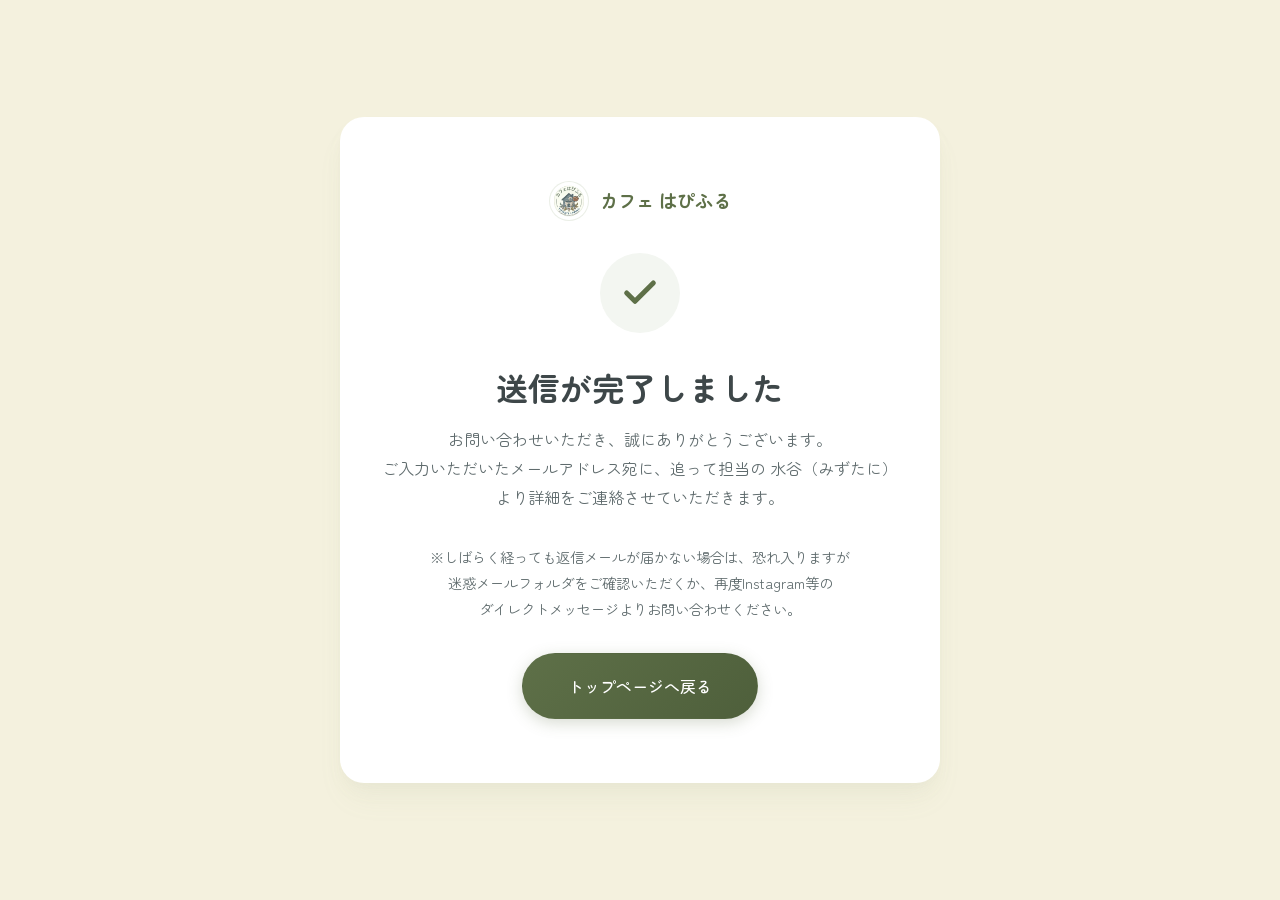
<file: thanks.html>
<!DOCTYPE html>
<html lang="ja">
<head>
  <meta charset="UTF-8">
  <meta name="viewport" content="width=device-width, initial-scale=1.0">
  <meta name="description" content="カフェ はぴふるへのお問い合わせ送信が完了しました。">
  <!-- 送信完了ページは検索結果に出す必要がないためインデックスさせない -->
  <meta name="robots" content="noindex, nofollow">

  <title>送信完了 | カフェ はぴふる (Cafe Happyfull)</title>

  <!-- Favicon -->
  <link rel="icon" type="image/png" sizes="32x32" href="assets/images/favicon-32.png">
  <link rel="apple-touch-icon" href="assets/images/apple-touch-icon.png">

  <link rel="stylesheet" href="assets/css/style.css">
</head>
<body class="thanks-page">
  <div class="thanks-card">
    <a href="/" class="thanks-card__brand">
      <img src="assets/images/logo.webp" alt="カフェ はぴふる Logo" class="thanks-card__brand-img">
      カフェ はぴふる
    </a>
    <div class="thanks-card__icon">
      <svg viewBox="0 0 24 24" width="40" height="40" stroke="currentColor" stroke-width="3" fill="none" stroke-linecap="round" stroke-linejoin="round" style="color: var(--primary-deep); vertical-align: middle;"><polyline points="20 6 9 17 4 12"></polyline></svg>
    </div>
    <h1 class="thanks-card__title">送信が完了しました</h1>
    <p class="thanks-card__text">
      お問い合わせいただき、誠にありがとうございます。<br>
      ご入力いただいたメールアドレス宛に、追って担当の 水谷（みずたに） より詳細をご連絡させていただきます。
    </p>
    <p class="thanks-card__text" style="font-size: 0.9rem; margin-bottom: 2rem;">
      ※しばらく経っても返信メールが届かない場合は、恐れ入りますが迷惑メールフォルダをご確認いただくか、再度Instagram等のダイレクトメッセージよりお問い合わせください。
    </p>
    <a href="/" class="btn">トップページへ戻る</a>
  </div>

</body>
</html>
</file>
<file: assets/css/style.css>
@import url('https://fonts.googleapis.com/css2?family=Noto+Sans+JP:wght@400;500;700&family=Outfit:wght@400;600;700&family=Kiwi+Maru:wght@400;500&family=Zen+Maru+Gothic:wght@400;500;700&display=swap');

/* ==========================================================================
   CSS Variables & Theme
   ========================================================================== */
:root {
  /* Brand Colors (Nordic-inspired gentle palette) */
  --primary-color: #9caf88;
  /* Gentle sage green（面・罫・アイコンなど装飾用） */
  --primary-deep: #5e7048;
  /* 濃いセージ。文字・ボタン等コントラストが要る箇所はこちらを使う（白地/ベージュ地で4.5:1以上） */
  --primary-on-dark: #b9c9a7;
  /* 濃色背景（フッター）に載せるセージ */
  --primary-light: #f3f6f1;
  /* Very soft primary tint */
  --secondary-color: #ffca4b;
  /* Soft warm amber / Yellow（面用。上に載せる文字は --text-dark） */
  --secondary-deep: #8a6100;
  /* 濃いアンバー。淡い背景に文字として置く場合はこちら */
  --secondary-light: #fff9eb;
  /* Light accent tint */
  --bg-color: #f4f1de;
  /* Cozy warm sand / Beige */
  --card-bg: #ffffff;
  /* Pure white for cards */
  --text-dark: #3e4749;
  /* Deep slate (softer than black) */
  --text-muted: #5f6b6d;
  /* Muted grey（白地・ベージュ地の双方で4.5:1以上） */
  --border-color: #e1e7e8;
  /* Subtle warm borders */

  /* Fonts */
  --font-base: 'Zen Maru Gothic', sans-serif;
  --font-accent: 'Outfit', sans-serif;

  /* Spacing */
  --spacing-xs: 0.5rem;
  --spacing-sm: 1rem;
  --spacing-md: 2rem;
  --spacing-lg: 4rem;
  --spacing-xl: 8rem;

  /* Others */
  --border-radius-sm: 8px;
  --border-radius-md: 16px;
  --border-radius-lg: 24px;
  --transition-smooth: all 0.6s cubic-bezier(0.16, 1, 0.3, 1);

  /* Multilayer premium shadows */
  --box-shadow-soft: 0 4px 6px -1px rgba(156, 175, 136, 0.02),
    0 10px 20px -3px rgba(156, 175, 136, 0.05),
    0 20px 30px -5px rgba(156, 175, 136, 0.07);
  --box-shadow-hover: 0 10px 20px -3px rgba(156, 175, 136, 0.04),
    0 25px 40px -5px rgba(156, 175, 136, 0.12),
    0 40px 60px -10px rgba(156, 175, 136, 0.18);
}

/* ==========================================================================
   Reset & Base Styles
   ========================================================================== */
*,
*::before,
*::after {
  box-sizing: border-box;
  margin: 0;
  padding: 0;
}

html {
  scroll-behavior: smooth;
  font-size: 16px;
  overflow-x: hidden;
  width: 100%;
}

body {
  font-family: var(--font-base);
  background-color: var(--bg-color);
  color: var(--text-dark);
  line-height: 1.8;
  overflow-x: hidden;
  width: 100%;
  -webkit-font-smoothing: antialiased;
  line-break: strict;
  word-break: auto-phrase;
  /* モダンブラウザで文脈を解釈し、自然な文節で改行する魔法のCSS */
}

/* 単語の途中で改行させないためのユーティリティ */
.nobr {
  display: inline-block;
}

.sp-only {
  display: none;
}

img {
  max-width: 100%;
  height: auto;
  display: block;
}

a {
  color: inherit;
  text-decoration: none;
  transition: var(--transition-smooth);
}

button,
input,
textarea,
select {
  font-family: inherit;
  font-size: inherit;
  color: inherit;
  border: none;
  background: none;
}

ul {
  list-style: none;
}

/* ==========================================================================
   Typography & Common Layout
   ========================================================================== */
h1,
h2,
h3,
h4 {
  font-weight: 700;
  line-height: 1.4;
}

h2 {
  font-size: 2.2rem;
  text-align: center;
  position: relative;
  margin-bottom: var(--spacing-lg);
  color: var(--text-dark);
  letter-spacing: 0.1em;
  font-family: 'Kiwi Maru', serif;
}

h2::after {
  content: '';
  display: block;
  width: 40px;
  height: 3px;
  background-color: var(--primary-color);
  border-radius: 50px;
  margin: 1rem auto 0;
  opacity: 0.85;
}

/* CMSにデータが無いときの空状態。全体メニュー画像の未取得時（破線枠）と
   見た目をそろえ、「準備中」であることが伝わるようにする */
.empty-state {
  grid-column: 1 / -1;
  margin: 0;
  padding: var(--spacing-md) var(--spacing-sm);
  text-align: center;
  color: var(--text-muted);
  font-size: 0.95rem;
  line-height: 1.9;
  background-color: rgba(156, 175, 136, 0.05);
  border: 1px dashed rgba(156, 175, 136, 0.35);
  border-radius: var(--border-radius-md);
}

.section-subtitle {
  text-align: center;
  font-size: 1rem;
  color: var(--primary-deep);
  font-weight: 500;
  margin-bottom: 0.3rem;
  letter-spacing: 0.1em;
  text-transform: uppercase;
  font-family: var(--font-accent);
}

p {
  margin-bottom: 1.5rem;
}

.container {
  max-width: 1200px;
  margin: 0 auto;
  padding: 0 var(--spacing-md);
}

.btn {
  display: inline-block;
  padding: 1.1rem 2.8rem;
  background: linear-gradient(135deg, var(--primary-deep) 0%, #4e5f3b 100%);
  color: #fff;
  border-radius: 50px;
  font-weight: 500;
  text-align: center;
  box-shadow: 0 4px 15px rgba(94, 112, 72, 0.25);
  transition: var(--transition-smooth);
  cursor: pointer;
  border: 1px solid transparent;
}

.btn:hover {
  background: #fff;
  color: var(--primary-deep);
  border-color: var(--primary-deep);
  transform: translateY(-3px);
  box-shadow: 0 8px 25px rgba(94, 112, 72, 0.15);
}

/* アンバーは面として明るいままにし、載せる文字を濃色にしてコントラストを確保する */
.btn-secondary {
  background: linear-gradient(135deg, var(--secondary-color) 0%, #e6b135 100%);
  color: var(--text-dark);
  font-weight: 700;
  box-shadow: 0 4px 15px rgba(255, 202, 75, 0.25);
}

.btn-secondary:hover {
  background: #fff;
  color: var(--secondary-deep);
  border-color: var(--secondary-deep);
}

/* ==========================================================================
   Header
   ========================================================================== */
.header {
  position: fixed;
  top: 0;
  left: 0;
  width: 100%;
  z-index: 1000;
  background-color: rgba(244, 241, 222, 0.85);
  backdrop-filter: blur(10px);
  -webkit-backdrop-filter: blur(10px);
  border-bottom: 1px solid rgba(156, 175, 136, 0.1);
  transition: var(--transition-smooth);
}

.header__container {
  display: flex;
  justify-content: space-between;
  align-items: center;
  height: 80px;
}

.header__logo {
  display: flex;
  align-items: center;
  gap: 0.8rem;
  font-size: 1.4rem;
  font-weight: 700;
  color: var(--primary-deep);
  font-family: var(--font-base);
  white-space: nowrap;
  flex-shrink: 0;
}

.header__logo-img {
  height: 48px;
  width: 48px;
  object-fit: contain;
  border-radius: 50%;
  border: 1px solid rgba(156, 175, 136, 0.2);
  background-color: #fff;
}

.nav__list {
  display: flex;
  align-items: center;
  flex-wrap: nowrap;
  /* 画面幅に応じて間隔を可変にし、中間幅での折り返しと窮屈さを防ぐ */
  gap: clamp(0.9rem, 1.6vw, 2rem);
}

.nav__link {
  font-weight: 500;
  font-size: 0.95rem;
  position: relative;
  padding: 0.5rem 0;
  white-space: nowrap;
}

.nav__link::after {
  content: '';
  position: absolute;
  bottom: 0;
  left: 0;
  width: 0;
  height: 2px;
  background-color: var(--primary-deep);
  transition: var(--transition-smooth);
}

.nav__link:hover {
  color: var(--primary-deep);
}

.nav__link:hover::after {
  width: 100%;
}

.nav__toggle {
  display: none;
  align-items: center;
  justify-content: center;
  width: 44px;
  height: 44px;
  cursor: pointer;
  color: var(--primary-deep);
  border-radius: var(--border-radius-sm);
}

.nav__toggle svg {
  width: 26px;
  height: 26px;
}

.nav__toggle:focus-visible {
  outline: 2px solid var(--primary-deep);
  outline-offset: 2px;
}

.hero {
  position: relative;
  min-height: 80vh;
  display: flex;
  align-items: center;
  /* ヘッダーの高さ(80px)分の上部余白を確保し、コンテンツの潜り込みを防ぐ */
  padding: 120px 0 80px;
  /* 文字が乗る左寄りだけを楕円状にふわりと持ち上げ、外側へ向けて完全な透明まで落とす。
     輪郭を持たないため写真と地続きに見え、パネルのように浮かない。
     0.9以上の帯がテキスト右端(画面幅の約58%)を確実に覆うよう停止位置を調整している */
  background-image:
    radial-gradient(78% 85% at 26% 50%,
      rgba(249, 246, 235, 0.95) 0%,
      rgba(249, 246, 235, 0.91) 45%,
      rgba(249, 246, 235, 0.5) 70%,
      rgba(249, 246, 235, 0.12) 88%,
      rgba(249, 246, 235, 0) 100%),
    linear-gradient(rgba(244, 241, 222, 0.18), rgba(244, 241, 222, 0.06)),
    url('../images/hero-photo.webp');
  background-size: cover;
  background-position: center;
  background-attachment: scroll;
}

/* flexアイテムは内容幅に縮むため、明示しないと左揃えが崩れる */
.hero__container {
  width: 100%;
}

.hero__content {
  max-width: 700px;
  animation: fadeInUp 1s cubic-bezier(0.16, 1, 0.3, 1) both;
}

.hero__sub-badge {
  display: inline-flex;
  align-items: center;
  gap: 0.5rem;
  background-color: var(--primary-light);
  color: var(--primary-deep);
  border: 1px solid rgba(156, 175, 136, 0.4);
  padding: 0.4rem 1rem;
  border-radius: var(--border-radius-sm);
  font-weight: 700;
  font-size: 0.85rem;
  margin-bottom: var(--spacing-sm);
  letter-spacing: 0.05em;
}

.hero__sub-badge::before {
  content: '';
  display: inline-block;
  width: 6px;
  height: 6px;
  background-color: var(--primary-deep);
  border-radius: 50%;
}

.hero__title {
  margin-bottom: var(--spacing-sm);
  line-height: 1.35;
}

.hero__title-sub {
  display: block;
  font-size: 1.6rem;
  font-weight: 500;
  color: var(--text-muted);
  letter-spacing: 0.15em;
  margin-bottom: 0.5rem;
  font-family: 'Kiwi Maru', serif;
}

.hero__title-main {
  display: block;
  font-size: 4rem;
  font-weight: 700;
  color: var(--text-dark);
  letter-spacing: 0.05em;
  font-family: 'Kiwi Maru', serif;
}

.hero__description {
  font-size: 1.15rem;
  color: var(--text-dark);
  line-height: 1.9;
  margin-bottom: var(--spacing-md);
  font-family: 'Zen Maru Gothic', sans-serif;
  font-weight: 500;
}

.hero__buttons {
  display: flex;
  gap: 1rem;
  flex-wrap: wrap;
  margin-top: 2rem;
}

@keyframes fadeInUp {
  from {
    opacity: 0;
    transform: translateY(25px);
  }

  to {
    opacity: 1;
    transform: translateY(0);
  }
}

/* ==========================================================================
   Concept (About)
   ========================================================================== */
.concept {
  padding: var(--spacing-xl) 0;
  background-color: var(--bg-color);
}

.concept__grid {
  display: grid;
  grid-template-columns: 1.1fr 0.9fr;
  gap: var(--spacing-lg);
  align-items: center;
}

/* こだわりセクションと比率をそろえ、写真の扱いをページ全体で統一する */
.concept__image {
  position: relative;
  aspect-ratio: 1 / 1;
  border-radius: var(--border-radius-lg);
  overflow: hidden;
  box-shadow: var(--box-shadow-soft);
}

.concept__image img {
  width: 100%;
  height: 100%;
  object-fit: cover;
  /* 入口の看板とカウンターを残すため、上寄りで切り出す */
  object-position: center 38%;
  transition: var(--transition-smooth);
}

.concept__image:hover img {
  transform: scale(1.03);
}

.concept__tag {
  position: absolute;
  top: 20px;
  left: 20px;
  background-color: var(--primary-color);
  color: #fff;
  padding: 0.4rem 1rem;
  border-radius: 4px;
  font-weight: 600;
  font-size: 0.85rem;
  z-index: 10;
}

.concept__title {
  font-size: 2.2rem;
  margin-bottom: var(--spacing-sm);
  color: var(--text-dark);
  font-family: 'Kiwi Maru', serif;
  letter-spacing: 0.05em;
}

.concept__text {
  font-size: 1.05rem;
  color: var(--text-muted);
  margin-bottom: var(--spacing-md);
  line-height: 1.9;
}

/* 写真は10枚。auto-fill だと幅によって6列＋4列のような欠けた行が出るため、
   10を割り切れる列数(5列 / 2列)だけを使って必ず行が埋まるようにする */
.concept__gallery {
  display: grid;
  grid-template-columns: repeat(5, 1fr);
  gap: var(--spacing-sm);
  margin-top: var(--spacing-lg);
}

.concept__gallery-hint {
  margin: var(--spacing-lg) 0 var(--spacing-xs);
  text-align: center;
  font-size: 0.85rem;
  color: var(--text-muted);
}

/* 見出しとの間隔はヒント側で確保しているので、直後のギャラリーは詰める */
.concept__gallery-hint + .concept__gallery {
  margin-top: 0;
}

/* タッチ環境では「タップ」に言い換える */
.concept__gallery-hint-touch {
  display: none;
}

@media (hover: none) {
  .concept__gallery-hint-pointer {
    display: none;
  }

  .concept__gallery-hint-touch {
    display: inline;
  }
}

/* figure 要素なのでブラウザ既定のマージンを打ち消す */
.concept__gallery-item {
  margin: 0;
}

/* クリックで拡大表示するのでボタン。ブラウザ既定の見た目を打ち消す */
.concept__gallery-thumb {
  display: block;
  width: 100%;
  padding: 0;
  border: none;
  background: none;
  cursor: zoom-in;
  aspect-ratio: 1 / 1;
  border-radius: var(--border-radius-md);
  overflow: hidden;
  box-shadow: var(--box-shadow-soft);
}

.concept__gallery-thumb:focus-visible {
  outline: 2px solid var(--primary-deep);
  outline-offset: 3px;
}

.concept__gallery-item img {
  width: 100%;
  height: 100%;
  object-fit: cover;
  transition: var(--transition-smooth);
}

.concept__gallery-item:hover img {
  transform: scale(1.05);
}

.concept__gallery-caption {
  margin-top: var(--spacing-xs);
  font-size: 0.85rem;
  line-height: 1.5;
  color: var(--text-muted);
  text-align: center;
}

/* ==========================================================================
   News Section (お知らせ)
   ========================================================================== */
.news {
  padding: var(--spacing-xl) 0;
  background-color: #fff;
}

.news__wrapper {
  max-width: 800px;
  margin: 0 auto;
}

.news__item.is-hidden {
  display: none;
}

.news__item.is-visible {
  display: block;
  animation: newsFadeIn 0.4s cubic-bezier(0.16, 1, 0.3, 1) both;
}

@keyframes newsFadeIn {
  from {
    opacity: 0;
    transform: translateY(15px);
  }

  to {
    opacity: 1;
    transform: translateY(0);
  }
}

.news__btn-container {
  text-align: center;
  margin-top: var(--spacing-lg);
}

.news__toggle-btn {
  min-width: 220px;
  letter-spacing: 0.05em;
}

.news__item {
  background-color: var(--card-bg);
  border: 1px solid rgba(156, 175, 136, 0.12);
  border-left: 4px solid var(--primary-color);
  padding: 1.5rem 2rem;
  border-radius: var(--border-radius-md);
  margin-bottom: var(--spacing-md);
  transition: var(--transition-smooth);
  box-shadow: 0 4px 15px rgba(156, 175, 136, 0.02);
  word-break: break-all;
  overflow-wrap: break-word;
}

.news__item:hover {
  background-color: #fff;
  border-color: rgba(156, 175, 136, 0.35);
  transform: translateY(-3px);
  box-shadow: var(--box-shadow-hover);
}

.news__item-date {
  display: inline-block;
  font-family: var(--font-accent);
  color: var(--primary-deep);
  font-weight: 700;
  font-size: 0.9rem;
  margin-bottom: 0.4rem;
}

.news__item-title {
  font-size: 1.25rem;
  margin-bottom: 0.6rem;
  color: var(--text-dark);
  font-family: 'Kiwi Maru', serif;
}

.news__item-content {
  white-space: pre-wrap;
  word-break: break-all;
  overflow-wrap: break-word;
  font-size: 0.95rem;
  color: var(--text-muted);
  line-height: 1.7;
}

/* ==========================================================================
   Our Standards (こだわり)
   ========================================================================== */
.standards {
  padding: var(--spacing-xl) 0;
  background-color: #fff;
}

.standards__grid {
  display: flex;
  flex-direction: column;
  gap: var(--spacing-xl);
}

.standard-item {
  display: grid;
  grid-template-columns: 1fr 1.2fr;
  gap: var(--spacing-lg);
  align-items: center;
}

.standard-item:nth-child(even) {
  grid-template-columns: 1.2fr 1fr;
}

.standard-item:nth-child(even) .standard-item__image {
  order: 2;
}

/* 素材の比率が縦(3:4)と正方形で混在しているため、正方形に統一する。
   max-height での切り落としは下端が問答無用で切れるため object-fit で制御する */
.standard-item__image {
  position: relative;
  aspect-ratio: 1 / 1;
  border-radius: var(--border-radius-lg);
  overflow: hidden;
  box-shadow: var(--box-shadow-soft);
}

.standard-item__image img {
  width: 100%;
  height: 100%;
  object-fit: cover;
  /* 実写とストック調で発色差が大きいため、彩度をわずかに揃える */
  filter: saturate(0.9);
  transition: var(--transition-smooth);
}

/* こだわり01は縦写真。中央基準だとソーサーが切れるため被写体側へ寄せる */
.standards__grid > .standard-item:first-child .standard-item__image img {
  object-position: center 75%;
}

/* ベージュの薄いヴェールを共通で重ね、写真同士のトーンを一段そろえる */
.standard-item__image::after {
  content: '';
  position: absolute;
  inset: 0;
  background-color: rgba(244, 241, 222, 0.12);
  pointer-events: none;
}

.standard-item:hover .standard-item__image img {
  transform: scale(1.05);
}

.standard-item__badge {
  display: inline-block;
  font-family: var(--font-accent);
  color: var(--primary-deep);
  font-weight: 700;
  font-size: 1.1rem;
  margin-bottom: 0.5rem;
}

.standard-item__title {
  font-size: 1.8rem;
  margin-bottom: var(--spacing-sm);
  font-family: 'Kiwi Maru', serif;
  letter-spacing: 0.05em;
  color: var(--text-dark);
}

.standard-item__description {
  color: var(--text-muted);
  line-height: 1.9;
}

.standard-item__subtext {
  font-size: 0.9rem;
  color: var(--text-muted);
  border-top: 1px dashed var(--border-color);
  padding-top: var(--spacing-sm);
  margin-top: var(--spacing-sm);
}

/* ==========================================================================
   Supporters (サポーター募集)
   ========================================================================== */
.supporters {
  padding: var(--spacing-xl) 0;
  background-color: var(--bg-color);
}

.supporters__intro {
  max-width: 700px;
  margin: 0 auto var(--spacing-lg) auto;
  text-align: center;
  font-size: 1.1rem;
  color: var(--text-muted);
}

.supporters__grid {
  display: grid;
  grid-template-columns: repeat(2, 1fr);
  gap: var(--spacing-md);
  margin-bottom: var(--spacing-lg);
  max-width: 960px;
  margin-left: auto;
  margin-right: auto;
}

.supporter-card {
  background-color: var(--card-bg);
  border-radius: var(--border-radius-md);
  padding: var(--spacing-md);
  box-shadow: 0 10px 30px rgba(156, 175, 136, 0.03);
  border: 1px solid rgba(156, 175, 136, 0.12);
  transition: var(--transition-smooth);
  display: flex;
  flex-direction: column;
  align-items: center;
  text-align: center;
}

.supporter-card:hover {
  transform: translateY(-5px);
  box-shadow: 0 20px 45px rgba(156, 175, 136, 0.09);
  border-color: rgba(156, 175, 136, 0.4);
}

.supporter-card__icon {
  width: 56px;
  height: 56px;
  background-color: var(--primary-light);
  border-radius: var(--border-radius-sm);
  display: flex;
  align-items: center;
  justify-content: center;
  color: var(--primary-deep);
  margin: 0 auto var(--spacing-sm) auto;
  padding: 14px;
  border: 1px solid rgba(156, 175, 136, 0.15);
  transition: var(--transition-smooth);
}

.supporter-card:hover .supporter-card__icon {
  background-color: var(--primary-deep);
  color: #fff;
  transform: rotate(-6deg) scale(1.08);
  border-color: var(--primary-deep);
  box-shadow: 0 8px 20px rgba(156, 175, 136, 0.2);
}

.supporter-icon {
  width: 100%;
  height: 100%;
  transition: var(--transition-smooth);
}

.supporter-card__title {
  font-size: 1.3rem;
  margin-bottom: 0.5rem;
  color: var(--text-dark);
  font-family: 'Kiwi Maru', serif;
  min-height: 3.6rem;
  display: flex;
  flex-direction: column;
  align-items: center;
  justify-content: center;
  line-height: 1.4;
}

.supporter-card__badge {
  display: inline-block;
  background-color: var(--secondary-light);
  color: var(--secondary-deep);
  font-size: 0.8rem;
  font-weight: 600;
  padding: 0.15rem 0.6rem;
  border-radius: 4px;
  margin-bottom: var(--spacing-sm);
  align-self: center;
}

.supporter-card__desc {
  font-size: 0.95rem;
  color: var(--text-muted);
  flex-grow: 1;
  margin-bottom: var(--spacing-sm);
  line-height: 1.8;
  display: flex;
  align-items: center;
  justify-content: flex-start;
  text-align: left;
  min-height: 120px;
  width: 100%;
}

.supporter-card__note {
  font-size: 0.8rem;
  color: var(--text-muted);
  background-color: #fafcfc;
  padding: 0.6rem;
  border-radius: 4px;
  border-left: 3px solid var(--primary-color);
  border-top: 1px solid rgba(156, 175, 136, 0.08);
  border-right: 1px solid rgba(156, 175, 136, 0.08);
  border-bottom: 1px solid rgba(156, 175, 136, 0.08);
  width: 100%;
  text-align: left;
  min-height: 52px;
  display: flex;
  align-items: center;
}

.supporters__footer {
  text-align: center;
  background-color: #fff;
  border-radius: var(--border-radius-lg);
  padding: var(--spacing-lg) var(--spacing-md);
  box-shadow: var(--box-shadow-soft);
  max-width: 900px;
  margin: 0 auto;
}

.supporters__footer-text {
  font-size: 1.25rem;
  font-weight: 700;
  margin-bottom: var(--spacing-sm);
  color: var(--text-dark);
}

/* ==========================================================================
   Kitchen Rental (菓子製造レンタル / 独立サービス)
   ========================================================================== */
.kitchen-rental {
  padding: var(--spacing-xl) 0;
  background-color: var(--primary-light);
  border-top: 1px solid rgba(156, 175, 136, 0.25);
  border-bottom: 1px solid rgba(156, 175, 136, 0.25);
}

.kitchen-rental__label {
  display: table;
  margin: 0 auto var(--spacing-sm) auto;
  background-color: var(--primary-deep);
  color: #fff;
  font-size: 0.85rem;
  font-weight: 600;
  letter-spacing: 0.08em;
  padding: 0.25rem 1rem;
  border-radius: 999px;
}

.kitchen-rental__intro {
  max-width: 700px;
  margin: 0 auto var(--spacing-lg) auto;
  text-align: center;
  font-size: 1.1rem;
  color: var(--text-muted);
}

.kitchen-rental__inner {
  display: flex;
  /* 中央揃えだと本文が長いぶんアイコンだけ下に沈み、左上に大きな余白ができる */
  align-items: flex-start;
  gap: var(--spacing-lg);
  max-width: 900px;
  margin: 0 auto;
  background-color: #fff;
  border-radius: var(--border-radius-lg);
  padding: var(--spacing-lg);
  box-shadow: var(--box-shadow-soft);
  border: 1px solid rgba(156, 175, 136, 0.12);
}

.kitchen-rental__icon {
  flex-shrink: 0;
  width: 96px;
  height: 96px;
  background-color: var(--primary-light);
  border-radius: var(--border-radius-md);
  display: flex;
  align-items: center;
  justify-content: center;
  color: var(--primary-deep);
  padding: 22px;
  border: 1px solid rgba(156, 175, 136, 0.15);
}

.kitchen-rental__icon svg {
  width: 100%;
  height: 100%;
}

.kitchen-rental__body {
  flex: 1;
}

.kitchen-rental__desc {
  font-size: 0.95rem;
  color: var(--text-muted);
  line-height: 1.8;
  margin-bottom: var(--spacing-sm);
}

.kitchen-rental__note {
  display: block;
  font-size: 0.8rem;
  color: var(--text-muted);
  background-color: #fafcfc;
  padding: 0.6rem;
  border-radius: 4px;
  border-left: 3px solid var(--primary-color);
  border-top: 1px solid rgba(156, 175, 136, 0.08);
  border-right: 1px solid rgba(156, 175, 136, 0.08);
  border-bottom: 1px solid rgba(156, 175, 136, 0.08);
  margin-bottom: var(--spacing-md);
}

/* ==========================================================================
   Supporter Profiles (サポーター紹介 / microCMS動的連携)
   ========================================================================== */
.supporter-profiles {
  padding: var(--spacing-xl) 0;
  background-color: var(--bg-color);
}

.supporter-profiles__intro {
  max-width: 700px;
  margin: 0 auto var(--spacing-lg) auto;
  text-align: center;
  font-size: 1.1rem;
  color: var(--text-muted);
}

.supporter-profiles__grid {
  display: grid;
  grid-template-columns: repeat(auto-fill, minmax(280px, 1fr));
  gap: var(--spacing-md);
}

.supporter-profile-card {
  background-color: var(--card-bg);
  border-radius: var(--border-radius-md);
  overflow: hidden;
  box-shadow: 0 10px 30px rgba(156, 175, 136, 0.03);
  border: 1px solid rgba(156, 175, 136, 0.12);
  transition: var(--transition-smooth);
  display: flex;
  flex-direction: column;
}

.supporter-profile-card:hover {
  transform: translateY(-4px);
  box-shadow: 0 15px 35px rgba(156, 175, 136, 0.08);
  border-color: rgba(156, 175, 136, 0.4);
}

.supporter-profile-card__img {
  height: 200px;
  overflow: hidden;
  background-color: var(--primary-light);
  display: flex;
  align-items: center;
  justify-content: center;
}

.supporter-profile-card__img img {
  width: 100%;
  height: 100%;
  object-fit: cover;
}

.supporter-profile-card__content {
  padding: var(--spacing-sm) var(--spacing-md);
  display: flex;
  flex-direction: column;
  flex-grow: 1;
}

.supporter-profile-card__badge {
  display: inline-block;
  align-self: flex-start;
  background-color: var(--secondary-light);
  color: var(--secondary-deep);
  font-size: 0.8rem;
  font-weight: 600;
  padding: 0.15rem 0.6rem;
  border-radius: 4px;
  margin-bottom: 0.6rem;
}

.supporter-profile-card__name {
  font-size: 1.2rem;
  font-weight: 700;
  font-family: 'Kiwi Maru', serif;
  color: var(--text-dark);
  line-height: 1.4;
  margin-bottom: 0.6rem;
}

.supporter-profile-card__desc {
  font-size: 0.9rem;
  color: var(--text-muted);
  line-height: 1.8;
  margin-bottom: 0;
  white-space: pre-wrap;
}

.supporter-profile-card__sns {
  display: flex;
  gap: 0.6rem;
  margin-top: var(--spacing-sm);
  padding-top: var(--spacing-sm);
  border-top: 1px solid var(--border-color);
}

.supporter-profile-card__sns-link {
  width: 36px;
  height: 36px;
  flex-shrink: 0;
  display: flex;
  align-items: center;
  justify-content: center;
  padding: 8px;
  background-color: var(--primary-light);
  color: var(--primary-deep);
  border-radius: 50%;
  border: 1px solid rgba(156, 175, 136, 0.15);
  transition: var(--transition-smooth);
}

.supporter-profile-card__sns-link svg {
  width: 100%;
  height: 100%;
}

.supporter-profile-card__sns-link:hover {
  background-color: var(--primary-deep);
  color: #fff;
  border-color: var(--primary-deep);
  transform: translateY(-2px);
}

/* ==========================================================================
   Menu (microCMS動的連携)
   ========================================================================== */
.menu-section {
  padding: var(--spacing-xl) 0;
  background-color: #fff;
}

.menu__intro {
  text-align: center;
  max-width: 600px;
  margin: 0 auto var(--spacing-lg);
  color: var(--text-muted);
}

.menu__cms-board {
  background-color: var(--bg-color);
  border-radius: var(--border-radius-lg);
  padding: var(--spacing-md);
  box-shadow: var(--box-shadow-soft);
}

.menu__overall-image {
  margin: 0 auto var(--spacing-lg);
  max-width: 800px;
  border-radius: var(--border-radius-md);
  overflow: hidden;
  box-shadow: var(--box-shadow-soft);
  border: 1px solid var(--border-color);
}

.menu__overall-image img {
  width: 100%;
}

.menu__overall-image img[hidden] {
  display: none;
}

/* メニュー表は画像内に文字が入っており、SPでは原寸の約14%まで縮むため拡大手段を用意する */
.menu__overall-trigger {
  display: block;
  position: relative;
  width: 100%;
  padding: 0;
  border: 0;
  background: none;
  cursor: zoom-in;
}

.menu__overall-trigger[hidden] {
  display: none;
}

/* 画像に重ねると入稿内容によっては本文（税込表記など）を隠してしまうため、
   画像の下に帯として置く */
.menu__overall-zoom {
  display: block;
  width: 100%;
  padding: 0.6rem 1rem;
  background-color: var(--primary-light);
  color: var(--primary-deep);
  font-size: 0.85rem;
  font-weight: 700;
  letter-spacing: 0.05em;
  text-align: center;
  border-top: 1px solid rgba(156, 175, 136, 0.25);
  transition: var(--transition-smooth);
}

.menu__overall-trigger:hover .menu__overall-zoom {
  background-color: var(--primary-deep);
  color: #fff;
}

.menu__overall-trigger:focus-visible {
  outline: 3px solid var(--primary-deep);
  outline-offset: 3px;
}

/* 全体メニュー画像が未取得のときは、枠を控えめにしてテキストのみを見せる */
.menu__overall-image.is-empty {
  border-style: dashed;
  box-shadow: none;
}

.menu__overall-message {
  margin: 0;
  padding: var(--spacing-md) var(--spacing-sm);
  text-align: center;
  color: var(--text-muted);
  font-size: 0.95rem;
  line-height: 1.9;
}

.menu__overall-message[hidden] {
  display: none;
}

.menu__list {
  display: grid;
  grid-template-columns: repeat(auto-fill, minmax(280px, 1fr));
  gap: var(--spacing-md);
}

.menu-card {
  background-color: var(--card-bg);
  border-radius: var(--border-radius-md);
  overflow: hidden;
  box-shadow: 0 10px 30px rgba(156, 175, 136, 0.03);
  border: 1px solid rgba(156, 175, 136, 0.12);
  transition: var(--transition-smooth);
}

.menu-card:hover {
  transform: translateY(-4px);
  box-shadow: 0 15px 35px rgba(156, 175, 136, 0.08);
  border-color: rgba(156, 175, 136, 0.4);
}

.menu-card__img {
  height: 200px;
  overflow: hidden;
  background-color: var(--primary-light);
  display: flex;
  align-items: center;
  justify-content: center;
}

.menu-card__img img {
  width: 100%;
  height: 100%;
  object-fit: cover;
}

.menu-card__content {
  padding: var(--spacing-sm) var(--spacing-md);
}

.menu-card__header {
  display: flex;
  flex-direction: column;
  align-items: flex-start;
  gap: 0.2rem;
  margin-bottom: 0.5rem;
}

.menu-card__store {
  display: inline-block;
  font-size: 0.75rem;
  font-weight: 700;
  color: var(--primary-deep);
  background-color: rgba(0, 0, 0, 0.04);
  padding: 0.1rem 0.5rem;
  border-radius: 999px;
  margin-bottom: 0.15rem;
}

.menu-card__title {
  font-size: 1.1rem;
  font-weight: 700;
  font-family: 'Kiwi Maru', serif;
  color: var(--text-dark);
  line-height: 1.4;
}

.menu-card__price {
  color: var(--primary-deep);
  font-weight: 700;
  font-family: var(--font-accent);
  font-size: 1.05rem;
}

/* お知らせ・サポーター紹介と同様に、microCMSで入力された改行を反映する */
.menu-card__desc {
  font-size: 0.85rem;
  color: var(--text-muted);
  margin-bottom: 0;
  white-space: pre-wrap;
}

/* ==========================================================================
   Access & Information
   ========================================================================== */
.access {
  padding: var(--spacing-xl) 0;
  background-color: var(--bg-color);
}

.access__grid {
  display: grid;
  grid-template-columns: 1fr 1fr;
  gap: var(--spacing-lg);
  align-items: stretch;
}

.access__map {
  border-radius: var(--border-radius-lg);
  overflow: hidden;
  box-shadow: var(--box-shadow-soft);
  min-height: 400px;
}

.access__map iframe {
  width: 100%;
  height: 100%;
  min-height: 400px;
  border: 0;
}

.access__info {
  background-color: var(--card-bg);
  padding: var(--spacing-lg);
  border-radius: var(--border-radius-lg);
  box-shadow: var(--box-shadow-soft);
  display: flex;
  flex-direction: column;
  justify-content: space-between;
}

.access__table {
  width: 100%;
  border-collapse: collapse;
}

.access__table th,
.access__table td {
  padding: 1rem 0;
  border-bottom: 1px solid var(--border-color);
}

.access__table th {
  text-align: left;
  font-weight: 700;
  width: 120px;
  color: var(--text-dark);
}

.access__table td {
  color: var(--text-muted);
}

.access__sns {
  margin-top: var(--spacing-md);
  display: flex;
  align-items: center;
  gap: 1rem;
}

.access__sns-link {
  display: inline-flex;
  align-items: center;
  gap: 0.5rem;
  background-color: var(--primary-light);
  color: var(--primary-deep);
  padding: 0.6rem 1.5rem;
  border-radius: 50px;
  font-weight: 600;
}

.access__sns-link:hover {
  background-color: var(--primary-deep);
  color: #fff;
}

.access__calendar {
  margin-top: var(--spacing-xl);
  text-align: center;
}

.access__calendar-title {
  font-family: 'Kiwi Maru', serif;
  font-size: 1.6rem;
  margin-bottom: var(--spacing-md);
  color: var(--text-dark);
  position: relative;
  display: inline-block;
  padding-bottom: 0.5rem;
}

.access__calendar-title::after {
  content: '';
  position: absolute;
  left: 50%;
  bottom: 0;
  transform: translateX(-50%);
  width: 60px;
  height: 2px;
  background-color: var(--primary-color);
}


.access__calendar-image-wrapper {
  width: 100%;
  max-width: 800px;
  margin: 0 auto;
  border-radius: var(--border-radius-lg);
  overflow: hidden;
  box-shadow: var(--box-shadow-soft);
  border: 1px solid var(--border-color);
}

.access__calendar-image-wrapper + .access__calendar-image-wrapper {
  margin-top: var(--spacing-lg, 2rem);
}

.access__calendar-image-wrapper img {
  display: block;
  width: 100%;
  height: auto;
}

/* display:block が hidden 属性の既定を打ち消してしまうため明示的に隠す */
.access__calendar-image-wrapper img[hidden] {
  display: none;
}

/* ==========================================================================
   Contact (Netlify Forms)
   ========================================================================== */
.contact {
  padding: var(--spacing-xl) 0;
  background-color: #fff;
}

.contact__form-container {
  max-width: 700px;
  margin: 0 auto;
  background-color: var(--bg-color);
  border-radius: var(--border-radius-lg);
  padding: var(--spacing-lg) var(--spacing-md);
  border: 1px solid rgba(156, 175, 136, 0.12);
  box-shadow: 0 10px 40px rgba(156, 175, 136, 0.03);
}

.form__group {
  margin-bottom: var(--spacing-md);
}

.form__label {
  display: block;
  font-weight: 600;
  margin-bottom: 0.5rem;
  color: var(--text-dark);
}

.form__input,
.form__select,
.form__textarea {
  width: 100%;
  background-color: #fff;
  border: 1px solid rgba(156, 175, 136, 0.25);
  border-radius: var(--border-radius-sm);
  padding: 1rem;
  color: var(--text-dark);
  transition: var(--transition-smooth);
}

.form__input:focus,
.form__select:focus,
.form__textarea:focus {
  outline: none;
  border-color: var(--primary-deep);
  box-shadow: 0 0 0 4px rgba(94, 112, 72, 0.15);
}

.form__checkbox-group {
  display: flex;
  flex-direction: column;
  gap: 0.5rem;
  margin-top: 0.5rem;
}

.form__checkbox-label {
  display: flex;
  align-items: center;
  gap: 0.8rem;
  cursor: pointer;
}

.form__checkbox-label input {
  width: 18px;
  height: 18px;
  accent-color: var(--primary-deep);
}

.form__submit-btn {
  width: 100%;
  padding: 1.2rem;
  font-size: 1.05rem;
}

/* ==========================================================================
   Footer
   ========================================================================== */
.footer {
  background-color: var(--text-dark);
  color: #fff;
  padding: var(--spacing-lg) 0 var(--spacing-md) 0;
}

.footer__container {
  display: flex;
  flex-wrap: wrap;
  justify-content: space-between;
  align-items: center;
  /* リンク群がブランド横に収まらない場合はブロックごと次の行へ落とす */
  row-gap: var(--spacing-sm);
  border-bottom: 1px solid rgba(255, 255, 255, 0.1);
  padding-bottom: var(--spacing-md);
  margin-bottom: var(--spacing-md);
}

/* フッターは濃色背景のため、通常のセージでは暗すぎる。明るいセージを使う */
.footer__brand {
  font-size: 1.5rem;
  font-weight: 700;
  color: var(--primary-on-dark);
}


.footer__nav {
  /* 余った横幅を使い切って全リンクを1行に収める。
     ブランド横に入りきらないときは(コンテナのwrapにより)ブロックごと次の行へ */
  flex: 1 1 auto;
  display: flex;
  flex-wrap: nowrap;
  justify-content: flex-end;
  align-items: center;
  gap: clamp(0.8rem, 1.3vw, 1.2rem);
}

.footer__link {
  white-space: nowrap;
  /* タップ領域を44px程度確保する */
  padding: 0.5rem 0;
}

.footer__link:hover {
  color: var(--primary-on-dark);
}

.footer__copyright {
  text-align: center;
  font-size: 0.85rem;
  color: rgba(255, 255, 255, 0.72);
  margin-bottom: 0;
}

/* ==========================================================================
   Thanks (送信完了画面)
   ========================================================================== */
.thanks-page {
  min-height: 100vh;
  display: flex;
  align-items: center;
  justify-content: center;
  background-color: var(--bg-color);
  text-align: center;
  padding: var(--spacing-md);
}

.thanks-card {
  background-color: #fff;
  border-radius: var(--border-radius-lg);
  padding: var(--spacing-lg) var(--spacing-md);
  box-shadow: var(--box-shadow-soft);
  max-width: 600px;
  width: 100%;
}

/* 送信完了ページは単独で表示されるため、最低限のブランド表示を置く */
.thanks-card__brand {
  display: inline-flex;
  align-items: center;
  gap: 0.7rem;
  font-size: 1.15rem;
  font-weight: 700;
  color: var(--primary-deep);
  margin-bottom: var(--spacing-md);
}

.thanks-card__brand-img {
  height: 40px;
  width: 40px;
  object-fit: contain;
  border-radius: 50%;
  border: 1px solid rgba(156, 175, 136, 0.2);
  background-color: #fff;
}

.thanks-card__icon {
  width: 80px;
  height: 80px;
  background-color: var(--primary-light);
  color: var(--primary-deep);
  border-radius: 50%;
  display: flex;
  align-items: center;
  justify-content: center;
  font-size: 2.5rem;
  margin: 0 auto var(--spacing-md);
  font-weight: bold;
}

.thanks-card__title {
  font-size: 2rem;
  margin-bottom: var(--spacing-sm);
  color: var(--text-dark);
}

.thanks-card__text {
  color: var(--text-muted);
  margin-bottom: var(--spacing-md);
}

/* ==========================================================================
   Responsive Settings
   ========================================================================== */
/* 1080px以下ではヘッダーメニューが窮屈になるため、早めにハンバーガーへ切り替える */
@media (max-width: 1080px) {
  .nav__list {
    display: none;
  }

  .nav__toggle {
    display: inline-flex;
  }

  /* 開閉はJSのインラインstyleではなくクラスで行う。
     PC幅ではこのルール自体が効かないため、幅を戻したときにナビが消えることがない */
  .nav__list.is-open {
    display: flex;
    flex-direction: column;
    align-items: flex-start;
    position: absolute;
    top: 80px;
    left: 0;
    width: 100%;
    z-index: 1001;
    /* 背面のヒーロー文字が透けないよう不透明にする */
    background-color: var(--bg-color);
    padding: 1.5rem var(--spacing-md);
    gap: 0.25rem;
    border-bottom: 1px solid rgba(156, 175, 136, 0.2);
    box-shadow: 0 12px 24px rgba(62, 71, 73, 0.08);
  }

  .nav__list.is-open .nav__link {
    display: block;
    width: 100%;
    padding: 0.75rem 0;
    font-size: 1.05rem;
  }
}

@media (max-width: 992px) {
  h2 {
    font-size: 1.8rem;
  }

  .concept__grid {
    grid-template-columns: 1fr;
    gap: var(--spacing-md);
  }

  .standard-item,
  .standard-item:nth-child(even) {
    grid-template-columns: 1fr;
    gap: var(--spacing-md);
  }

  .standard-item__image,
  .standard-item:nth-child(even) .standard-item__image {
    order: 0;
  }

  .access__grid {
    grid-template-columns: 1fr;
    gap: var(--spacing-md);
  }

  /* 992px以下でフッターをスリム化(ヘッダーは1080pxで既にハンバーガー化済み) */
  .footer__container {
    flex-direction: column;
    gap: var(--spacing-md);
    text-align: center;
  }

  .footer__nav {
    flex-direction: column;
    gap: 1rem;
  }
}

@media (max-width: 768px) {
  .sp-only {
    display: none;
  }

  /* SPは本文が全幅になるため、楕円の中心を画面中央へ寄せて全体を包む */
  .hero {
    background-image:
      radial-gradient(120% 70% at 50% 46%,
        rgba(249, 246, 235, 0.95) 0%,
        rgba(249, 246, 235, 0.9) 55%,
        rgba(249, 246, 235, 0.45) 82%,
        rgba(249, 246, 235, 0) 100%),
      linear-gradient(rgba(244, 241, 222, 0.2), rgba(244, 241, 222, 0.08)),
      url('../images/hero-photo.webp');
    background-position: 62% center;
  }

  .hero__sub-badge {
    display: inline-block;
    white-space: nowrap;
    font-size: clamp(10px, 3.5vw, 13px);
    padding: 0.3rem 0.6rem;
  }

  .hero__sub-badge::before {
    display: inline-block;
    vertical-align: middle;
    margin-top: -2px;
  }

  .container {
    padding: 0 var(--spacing-sm);
  }

  h2 {
    font-size: 1.5rem;
    margin-bottom: var(--spacing-md);
  }

  .hero__title {
    font-size: 2.2rem;
  }

  .hero__title-sub {
    font-size: 1.1rem;
  }

  .hero__title-main {
    font-size: 2.3rem;
  }

  .hero__description {
    font-size: 0.95rem;
    line-height: 1.7;
  }

  .concept {
    padding: var(--spacing-lg) 0;
  }

  .concept__title {
    font-size: 1.6rem;
  }

  /* SPは5列だとサムネイルが小さすぎるため2列(5行)に切り替える */
  .concept__gallery {
    grid-template-columns: repeat(2, 1fr);
  }

  .news, .standards, .supporters, .menu-section, .access, .contact {
    padding: var(--spacing-lg) 0;
  }

  .standard-item__title {
    font-size: 1.4rem;
  }

  .supporters__intro {
    font-size: 0.95rem;
    margin-bottom: var(--spacing-md);
  }

  .supporters__grid {
    grid-template-columns: 1fr;
  }

  .supporter-card {
    padding: var(--spacing-sm);
  }

  .supporter-card__title {
    font-size: 1.15rem;
    min-height: auto;
  }

  .supporter-card__desc {
    min-height: auto;
  }

  .supporter-card__note {
    min-height: auto;
  }

  .supporters__footer {
    padding: var(--spacing-md) var(--spacing-sm);
  }

  .kitchen-rental {
    padding: var(--spacing-lg) 0;
  }

  .kitchen-rental__intro {
    font-size: 0.95rem;
    margin-bottom: var(--spacing-md);
  }

  .kitchen-rental__inner {
    flex-direction: column;
    text-align: center;
    padding: var(--spacing-md);
    gap: var(--spacing-md);
  }

  .kitchen-rental__icon {
    width: 72px;
    height: 72px;
    padding: 16px;
  }

  .kitchen-rental__note {
    text-align: left;
  }

  .supporter-profiles__intro {
    font-size: 0.95rem;
    margin-bottom: var(--spacing-md);
  }

  .supporter-profiles__grid {
    grid-template-columns: 1fr;
  }

  .menu__cms-board {
    padding: var(--spacing-sm);
  }

  .menu__list {
    grid-template-columns: 1fr;
  }

  .menu-card__content {
    padding: var(--spacing-sm);
  }

  .menu-card__title {
    font-size: 1rem;
    word-break: break-all;
  }

  .access__table th,
  .access__table td {
    display: block;
    width: 100%;
    padding: 0.5rem 0;
  }

  .access__info {
    padding: var(--spacing-md) var(--spacing-sm);
  }

  .access__map,
  .access__map iframe {
    min-height: 250px;
  }

  .access__table th {
    border-bottom: none;
    padding-bottom: 0;
    width: 100%;
  }

  .access__table td {
    padding-top: 0.2rem;
    padding-bottom: 1rem;
  }
}

/* ==========================================================================
   Lightbox (メニュー表の拡大表示)
   ========================================================================== */
.lightbox {
  position: fixed;
  top: 0;
  left: 0;
  width: 100%;
  height: 100%;
  z-index: 2000;
  display: flex;
  align-items: center;
  justify-content: center;
  opacity: 0;
  pointer-events: none;
  transition: opacity 0.3s ease;
}

.lightbox.is-active {
  opacity: 1;
  pointer-events: auto;
}

.lightbox__overlay {
  position: absolute;
  top: 0;
  left: 0;
  width: 100%;
  height: 100%;
  background-color: rgba(62, 71, 73, 0.78);
  backdrop-filter: blur(4px);
  -webkit-backdrop-filter: blur(4px);
}

.lightbox__panel {
  position: relative;
  z-index: 10;
  display: flex;
  flex-direction: column;
  width: 94%;
  max-width: 1400px;
  max-height: 92vh;
}

.lightbox__bar {
  display: flex;
  justify-content: flex-end;
  flex-shrink: 0;
}

.lightbox__close {
  font-size: 2.4rem;
  line-height: 1;
  color: #fff;
  background: none;
  border: none;
  cursor: pointer;
  padding: 0.2rem 0.6rem;
  border-radius: var(--border-radius-sm);
}

.lightbox__close:focus-visible {
  outline: 2px solid #fff;
  outline-offset: 2px;
}

/* 画像は縮小せず、はみ出した分をスクロールで見せる。
   画面に収めてしまうとSPでは文字が読めないため */
.lightbox__scroll {
  flex: 1 1 auto;
  min-height: 0;
  overflow: auto;
  -webkit-overflow-scrolling: touch;
  border-radius: var(--border-radius-md);
  background-color: #fff;
}

.lightbox__scroll img {
  display: block;
  margin: 0 auto;
  max-width: 100%;
}

.lightbox__hint {
  display: none;
}

/* --------------------------------------------------------------------------
   Gallery Lightbox
   メニュー表のライトボックス（.lightbox）を土台に、画像を画面内に収めて表示し、
   前後送りとキャプションを足したもの
   -------------------------------------------------------------------------- */

.gallery-lightbox__stage {
  position: relative;
  display: flex;
  align-items: center;
  justify-content: center;
  flex: 1 1 auto;
  min-height: 0;
}

.gallery-lightbox__stage img {
  display: block;
  max-width: 100%;
  max-height: 78vh;
  width: auto;
  height: auto;
  border-radius: var(--border-radius-md);
  background-color: #fff;
}

.gallery-lightbox__nav {
  position: absolute;
  top: 50%;
  transform: translateY(-50%);
  display: flex;
  align-items: center;
  justify-content: center;
  width: 44px;
  height: 44px;
  font-size: 1.6rem;
  line-height: 1;
  color: #fff;
  background-color: rgba(62, 71, 73, 0.55);
  border: none;
  border-radius: 50%;
  cursor: pointer;
  transition: background-color 0.2s ease;
}

.gallery-lightbox__nav:hover {
  background-color: rgba(62, 71, 73, 0.85);
}

.gallery-lightbox__nav:focus-visible {
  outline: 2px solid #fff;
  outline-offset: 2px;
}

.gallery-lightbox__nav--prev {
  left: 0.6rem;
}

.gallery-lightbox__nav--next {
  right: 0.6rem;
}

.gallery-lightbox__caption {
  flex-shrink: 0;
  margin: var(--spacing-xs) 0 0;
  text-align: center;
  color: #fff;
  font-size: 0.95rem;
}

.gallery-lightbox__counter {
  margin-left: 0.8em;
  font-size: 0.8rem;
  opacity: 0.75;
}

@media (max-width: 768px) {
  /* SPでは幅に合わせず高さ基準で拡大し、横スクロールで読ませる */
  .lightbox__scroll img {
    max-width: none;
    width: auto;
    height: 78vh;
  }

  .lightbox__hint {
    display: block;
    flex-shrink: 0;
    margin: 0.7rem 0 0;
    text-align: center;
    color: #fff;
    font-size: 0.8rem;
  }

  /* ギャラリーは画像を画面内に収めるため、SPでも横スクロールのヒントは出さない */
  .gallery-lightbox .lightbox__hint {
    display: none;
  }

  .gallery-lightbox__nav {
    width: 38px;
    height: 38px;
    font-size: 1.3rem;
  }

  .gallery-lightbox__nav--prev {
    left: 0.2rem;
  }

  .gallery-lightbox__nav--next {
    right: 0.2rem;
  }
}

/* ==========================================================================
   Modal (Privacy Policy)
   ========================================================================== */
.modal {
  position: fixed;
  top: 0;
  left: 0;
  width: 100%;
  height: 100%;
  z-index: 2000;
  display: flex;
  align-items: center;
  justify-content: center;
  opacity: 0;
  pointer-events: none;
  transition: opacity 0.4s ease;
}

.modal.is-active {
  opacity: 1;
  pointer-events: auto;
}

/* JSが動かない環境向けのフォールバック。
   フッターのリンク（href="#js-privacy-modal"）だけで本文を読めるようにする。
   JS有効時はスクリプト側が preventDefault するのでハッシュは付かず、:target は効かない。
   .is-dismissed は「ハッシュ付きURLで開いたあと閉じる」ための逃げ道。
   history.replaceState でハッシュを消しても Chrome は :target を再評価しないため、
   クラスで打ち消す必要がある。 */
.modal:target:not(.is-dismissed) {
  opacity: 1;
  pointer-events: auto;
}

.modal:target:not(.is-dismissed) .modal__card {
  transform: translateY(0);
}

.modal__overlay {
  position: absolute;
  top: 0;
  left: 0;
  width: 100%;
  height: 100%;
  background-color: rgba(62, 71, 73, 0.5);
  backdrop-filter: blur(5px);
  -webkit-backdrop-filter: blur(5px);
}

.modal__card {
  position: relative;
  background-color: #fff;
  border-radius: var(--border-radius-lg);
  padding: var(--spacing-lg) var(--spacing-md);
  box-shadow: 0 20px 60px rgba(0, 0, 0, 0.15);
  max-width: 650px;
  width: 90%;
  max-height: 80vh;
  z-index: 10;
  overflow-y: auto;
  transform: translateY(20px);
  transition: transform 0.4s cubic-bezier(0.16, 1, 0.3, 1);
}

.modal.is-active .modal__card {
  transform: translateY(0);
}

.modal__close {
  position: absolute;
  top: 1.5rem;
  right: 1.5rem;
  font-size: 2rem;
  color: var(--text-muted);
  cursor: pointer;
  line-height: 1;
  background: none;
  border: none;
  transition: var(--transition-smooth);
}

.modal__close:hover {
  color: var(--secondary-deep);
}

.modal__title {
  font-size: 1.6rem;
  margin-bottom: var(--spacing-md);
  color: var(--text-dark);
  text-align: center;
  border-bottom: 2px solid var(--primary-light);
  padding-bottom: 0.8rem;
}

.modal__subtitle {
  font-size: 1.1rem;
  margin-top: 1.5rem;
  margin-bottom: 0.5rem;
  color: var(--text-dark);
  font-weight: 700;
}

.modal__body {
  font-size: 0.95rem;
  color: var(--text-muted);
  line-height: 1.7;
}

.modal__list-style {
  list-style: disc;
  margin-left: 1.5rem;
  margin-bottom: 1rem;
}
</file>
